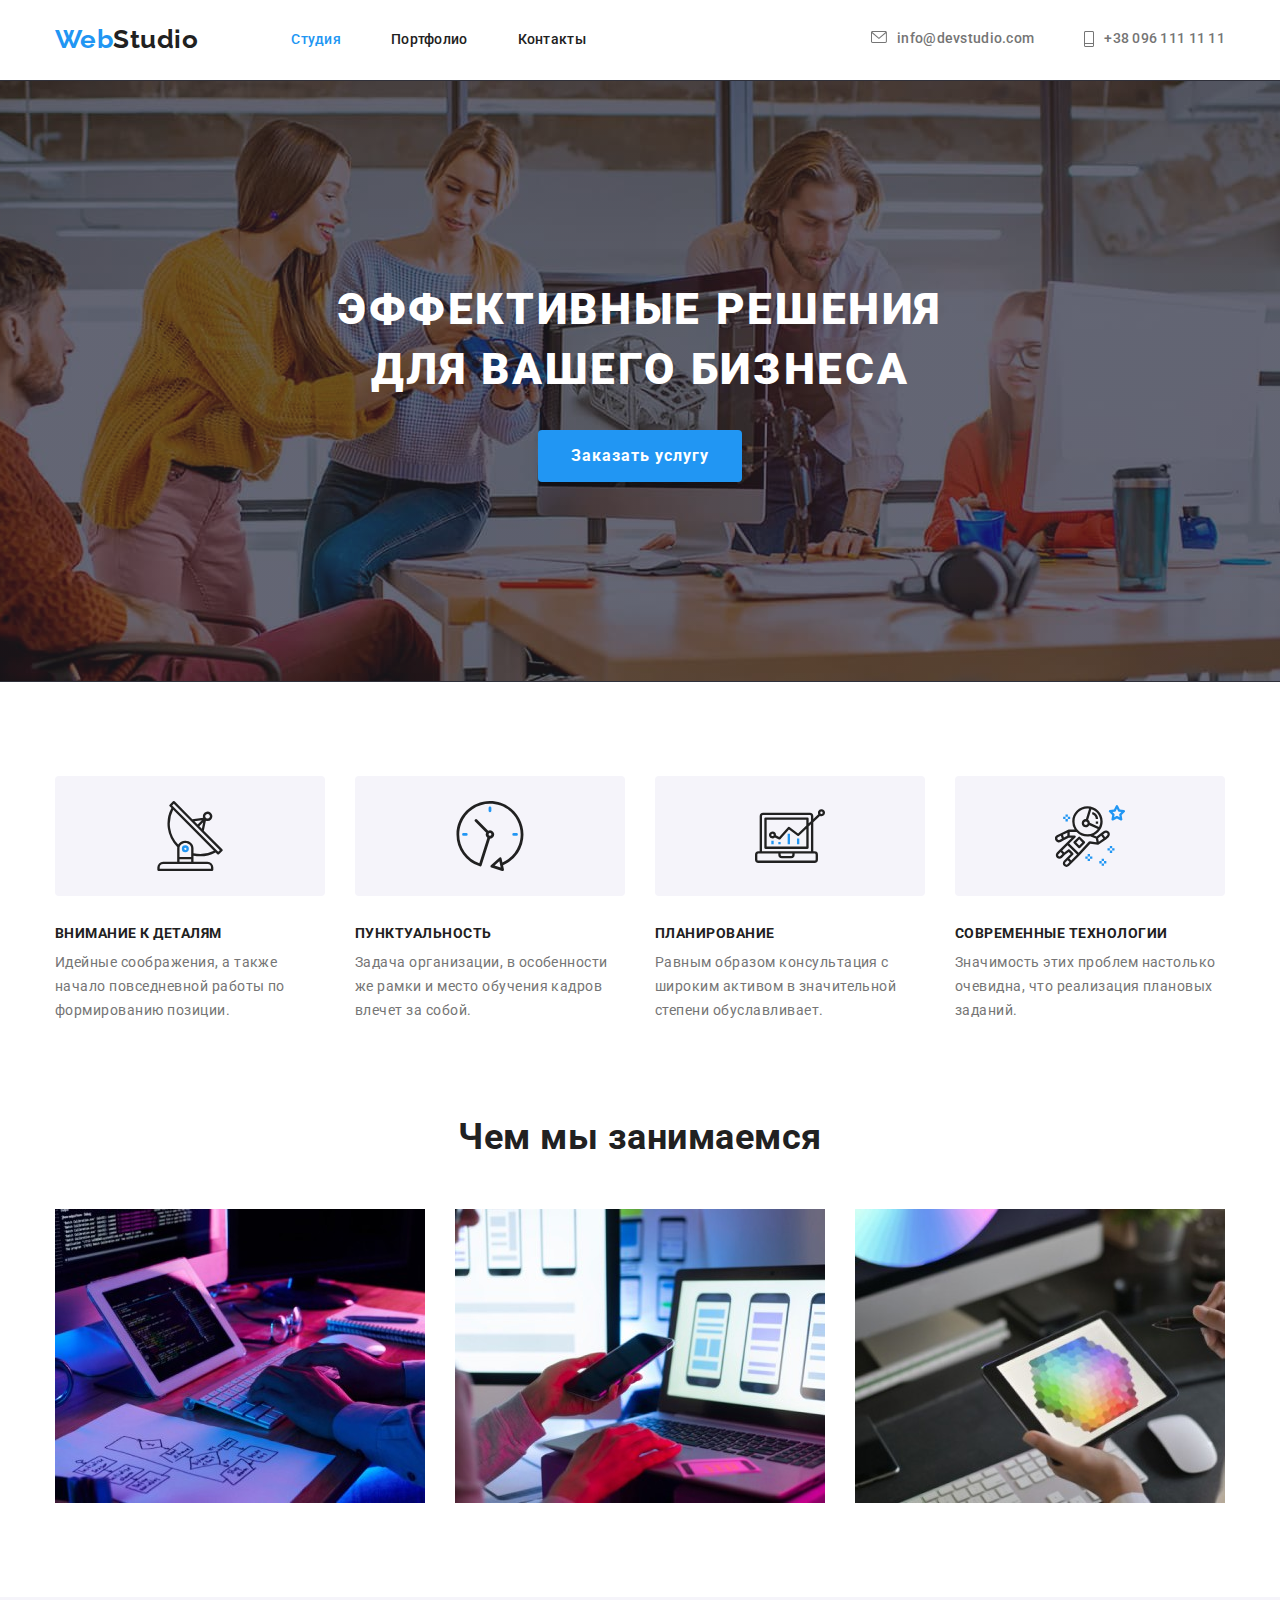
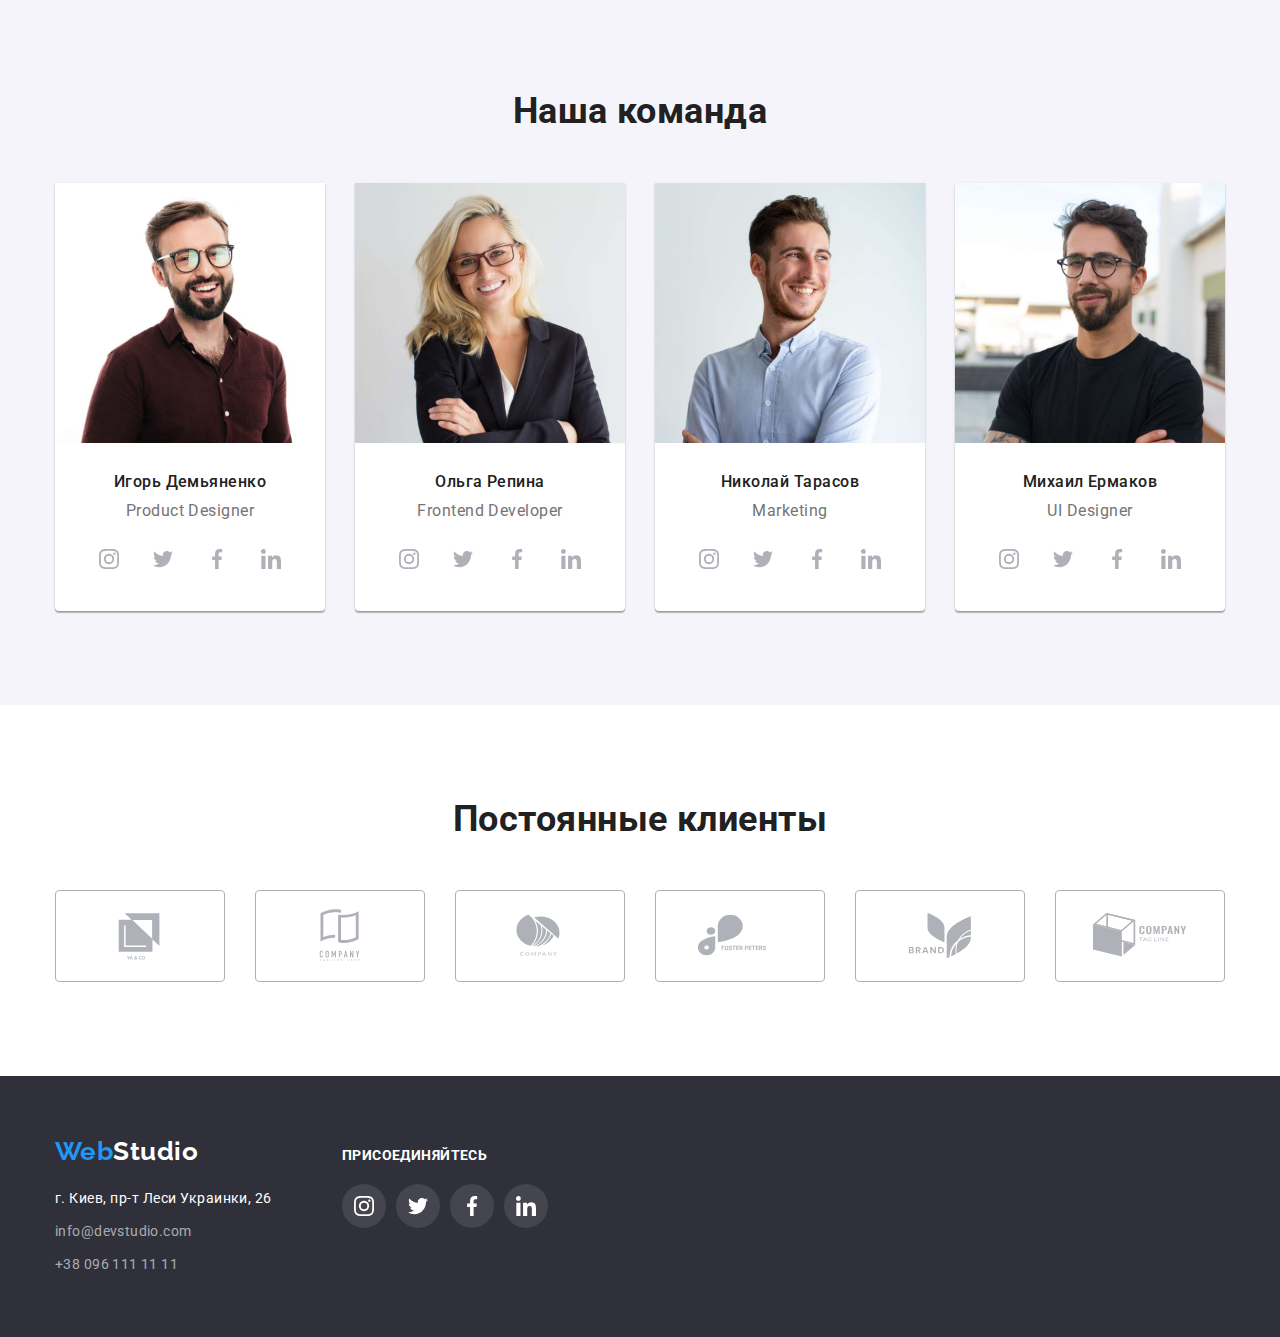
<file: index.html>
<!DOCTYPE html>
<html lang="en">

<head>
    <meta charset="UTF-8">
    <meta http-equiv="X-UA-Compatible" content="IE=edge">
    <meta name="viewport" content="width=device-width, initial-scale=1.0">
    <title>Web Studio</title>
    <link rel="preconnect" href="https://fonts.googleapis.com">
    <link rel="preconnect" href="https://fonts.gstatic.com" crossorigin>
    <link
        href="https://fonts.googleapis.com/css2?family=Raleway:wght@700&family=Roboto:wght@400;500;700;900&display=swap"
        rel="stylesheet">
    <link rel="stylesheet"
        href="https://cdnjs.cloudflare.com/ajax/libs/modern-normalize/1.1.0/modern-normalize.min.css">
    <link rel="stylesheet" href="./css/styles.css">
</head>

<body>
    <!-- Navigation -->
    <header class="header">
        <div class="container main-nav">
            <nav class="navigation">
                <a class="logo" href="./index.html">
                    <span class="title">Web</span>Studio
                </a>

                <ul class="site-nav">
                    <li class="item">
                        <a class="link current" href="./index.html">Студия</a>
                    </li>
                    <li class="item">
                        <a class="link" href="./portfolio.html">Портфолио</a>
                    </li>
                    <li class="item">
                        <a class="link" href="">Контакты</a>
                    </li>
                </ul>
            </nav>
            <!-- Contacts -->
            <div class="contacts-container">
                <ul class="contacts">
                    <li class="item">
                        <a class="link link-email" href="mailto:info@devstudio.com">
                            <svg class="contacts-icon" width="16" height="12">
                                <use href="./images/sprite/icons.svg#icon-envelope"></use>
                            </svg>
                            info@devstudio.com
                        </a>
                    </li>
                    <li class="item">
                        <a class="link link-tel" href="tel:380961111111">
                            <svg class="contacts-icon" width="10" height="16">
                                <use href="./images/sprite/icons.svg#icon-phone"></use>
                            </svg>
                            +38 096 111 11 11
                        </a>
                    </li>
                </ul>
            </div>
        </div>
    </header>
    <main>
        <!-- Hero Section -->
        <section class="hero">
            <div class="container">
                <h1 class="hero-title">Эффективные решения для вашего бизнеса</h1>
                <button type="button" class="button primary">Заказать услугу</button>
            </div>
        </section>
        <!-- Advantagies -->
        <section class="features">
            <div class="container">
                <ul class="feature-list">
                    <li class="item">
                        <div class="feature-thumb">
                            <svg width="70" height="70">
                                <use href="./images/sprite/icons.svg#icon-antenna"></use>
                            </svg>
                        </div>
                        <h3 class="title">Внимание к деталям</h3>
                        <p class="text">
                            Идейные соображения, а также начало повседневной работы по формированию позиции.
                        </p>
                    </li>
                    <li class="item">
                        <div class="feature-thumb">
                            <svg width="70" height="70">
                                <use href="./images/sprite/icons.svg#icon-clock"></use>
                            </svg>
                        </div>
                        <h3 class="title">Пунктуальность</h3>
                        <p class="text">
                            Задача организации, в особенности же рамки и место обучения кадров влечет за собой.
                        </p>
                    </li>
                    <li class="item">
                        <div class="feature-thumb">
                            <svg width="70" height="70">
                                <use href="./images/sprite/icons.svg#icon-diagram"></use>
                            </svg>
                        </div>
                        <h3 class="title">Планирование</h3>
                        <p class="text">
                            Равным образом консультация с широким активом в значительной степени обуславливает.
                        </p>
                    </li>
                    <li class="item">
                        <div class="feature-thumb">
                            <svg width="70" height="70">
                                <use href="./images/sprite/icons.svg#icon-astronaut"></use>
                            </svg>
                        </div>
                        <h3 class="title">Современные технологии</h3>
                        <p class="text">
                            Значимость этих проблем настолько очевидна, что реализация плановых заданий.
                        </p>
                    </li>
                </ul>
            </div>
        </section>
        <!-- Work examples -->
        <section class="examples">
            <div class="container">
                <h2 class="work-list-title">Чем мы занимаемся</h2>
                <ul class="work-examples">
                    <li>
                        <img class="work-pic" src="./images/placeholder.jpg" alt="laptop" width="370">
                    </li>
                    <li>
                        <img class="work-pic" src="./images/placeholder2.jpg" alt="phone" width="370">
                    </li>
                    <li>
                        <img class="work-pic" src="./images/placeholder3.jpg" alt="palette" width="370">
                    </li>
                </ul>
            </div>
        </section>
        <!-- Employees -->
        <section class="employees-list">
            <div class="container">
                <h2 class="title">Наша команда</h2>
                <ul class="employees">
                    <li class="item">
                        <img class="employee-pic" src="./images/employee1.jpg" alt="employee" width="270">
                        <h3 class="employee-name">Игорь Демьяненко</h3>
                        <p class="employee-position">Product Designer</p>
                        <ul class="socials">
                            <li class="socials-item">
                                <a class="link-socials" href="">
                                    <svg width="20" height="20">
                                        <use href="./images/sprite/icons.svg#icon-instagram"></use>
                                    </svg>
                                </a>
                            </li>
                            <li class="socials-item">
                                <a class="link-socials" href="">
                                    <svg width="20" height="20">
                                        <use href="./images/sprite/icons.svg#icon-twitter"></use>
                                    </svg>
                                </a>
                            </li>
                            <li class="socials-item">
                                <a class="link-socials" href="">
                                    <svg width="20" height="20">
                                        <use href="./images/sprite/icons.svg#icon-facebook"></use>
                                    </svg>
                                </a>
                            </li>
                            <li class="socials-item">
                                <a class="link-socials" href="">
                                    <svg width="20" height="20">
                                        <use href="./images/sprite/icons.svg#icon-linkedin"></use>
                                    </svg>
                                </a>
                            </li>
                        </ul>
                    </li>
                    <li class="item">
                        <img class="employee-pic" src="./images/emloyee2.jpg" alt="employee" width="270">
                        <h3 class="employee-name">Ольга Репина</h3>
                        <p class="employee-position">Frontend Developer</p>
                        <ul class="socials">
                            <li class="socials-item">
                                <a class="link-socials" href="">
                                    <svg width="20" height="20">
                                        <use href="./images/sprite/icons.svg#icon-instagram"></use>
                                    </svg>
                                </a>
                            </li>
                            <li class="socials-item">
                                <a class="link-socials" href="">
                                    <svg width="20" height="20">
                                        <use href="./images/sprite/icons.svg#icon-twitter"></use>
                                    </svg>
                                </a>
                            </li>
                            <li class="socials-item">
                                <a class="link-socials" href="">
                                    <svg width="20" height="20">
                                        <use href="./images/sprite/icons.svg#icon-facebook"></use>
                                    </svg>
                                </a>
                            </li>
                            <li class="socials-item">
                                <a class="link-socials" href="">
                                    <svg width="20" height="20">
                                        <use href="./images/sprite/icons.svg#icon-linkedin"></use>
                                    </svg>
                                </a>
                            </li>
                        </ul>
                    </li>
                    <li class="item">
                        <img class="employee-pic" src="./images/employee3.jpg" alt="employee" width="270">
                        <h3 class="employee-name">Николай Тарасов</h3>
                        <p class="employee-position">Marketing</p>
                        <ul class="socials">
                            <li class="socials-item">
                                <a class="link-socials" href="">
                                    <svg width="20" height="20">
                                        <use href="./images/sprite/icons.svg#icon-instagram"></use>
                                    </svg>
                                </a>
                            </li>
                            <li class="socials-item">
                                <a class="link-socials" href="">
                                    <svg width="20" height="20">
                                        <use href="./images/sprite/icons.svg#icon-twitter"></use>
                                    </svg>
                                </a>
                            </li>
                            <li class="socials-item">
                                <a class="link-socials" href="">
                                    <svg width="20" height="20">
                                        <use href="./images/sprite/icons.svg#icon-facebook"></use>
                                    </svg>
                                </a>
                            </li>
                            <li class="socials-item">
                                <a class="link-socials" href="">
                                    <svg width="20" height="20">
                                        <use href="./images/sprite/icons.svg#icon-linkedin"></use>
                                    </svg>
                                </a>
                            </li>
                        </ul>
                    </li>
                    <li class="item">
                        <img class="employee-pic" src="./images/employee4.jpg" alt="employee" width="270">
                        <h3 class="employee-name">Михаил Ермаков</h3>
                        <p class="employee-position">UI Designer</p>
                        <ul class="socials">
                            <li class="socials-item">
                                <a class="link-socials" href="">
                                    <svg width="20" height="20">
                                        <use href="./images/sprite/icons.svg#icon-instagram"></use>
                                    </svg>
                                </a>
                            </li>
                            <li class="socials-item">
                                <a class="link-socials" href="">
                                    <svg width="20" height="20">
                                        <use href="./images/sprite/icons.svg#icon-twitter"></use>
                                    </svg>
                                </a>
                            </li>
                            <li class="socials-item">
                                <a class="link-socials" href="">
                                    <svg width="20" height="20">
                                        <use href="./images/sprite/icons.svg#icon-facebook"></use>
                                    </svg>
                                </a>
                            </li>
                            <li class="socials-item">
                                <a class="link-socials" href="">
                                    <svg width="20" height="20">
                                        <use href="./images/sprite/icons.svg#icon-linkedin"></use>
                                    </svg>
                                </a>
                            </li>
                        </ul>
                    </li>
                </ul>
            </div>
        </section>
        <!-- Clients -->
        <section class="clients">
            <div class="container">
                <h2 class="clients-title">Постоянные клиенты</h2>
                <ul class="list-clients">
                    <li class="clients-item">
                        <a class="link-clients" href="">
                            <svg width="106" height="60">
                                <use href="./images/sprite/icons.svg#icon-client"></use>
                            </svg>
                        </a>
                    </li>
                    <li class="clients-item">
                        <a class="link-clients" href="">
                            <svg width="106" height="60">
                                <use href="./images/sprite/icons.svg#icon-client1"></use>
                            </svg>
                        </a>
                    </li>
                    <li class="clients-item">
                        <a class="link-clients" href="">
                            <svg width="106" height="60">
                                <use href="./images/sprite/icons.svg#icon-client2"></use>
                            </svg>
                        </a>
                    </li>
                    <li class="clients-item">
                        <a class="link-clients" href="">
                            <svg width="106" height="60">
                                <use href="./images/sprite/icons.svg#icon-client3"></use>
                            </svg>
                        </a>
                    </li>
                    <li class="clients-item">
                        <a class="link-clients" href="">
                            <svg width="106" height="60">
                                <use href="./images/sprite/icons.svg#icon-client4"></use>
                            </svg>
                        </a>
                    </li>
                    <li class="clients-item">
                        <a class="link-clients" href="">
                            <svg width="106" height="60">
                                <use href="./images/sprite/icons.svg#icon-client5"></use>
                            </svg>
                        </a>
                    </li>
                </ul>
            </div>
        </section>
    </main>
    <!-- Footer -->
    <footer class="footer">
        <div class="container footer-wrapper">
            <div class="address-wrapper">
                <a class="logo footer-logo" href="./index.html">
                    <span class="title">Web</span>Studio
                </a>
                <address>
                    <ul class="contacts footer-contacts">
                        <li class="location">
                            <p class="text">г. Киев, пр-т Леси Украинки, 26</p>
                        </li>
                        <li class="email">
                            <a class="link contacts-footer" href="mailto:info@devstudio.com">info@devstudio.com</a>
                        </li>
                        <li>
                            <a class="link contacts-footer" href="tel:380961111111">+38 096 111 11 11</a>
                        </li>
                    </ul>
                </address>
            </div>
            <div class="wrapper-socials">
                <p class="title-socials">присоединяйтесь</p>
                <ul class="socials">
                    <li class="socials-item">
                        <a class="link-socials bottom" href="">
                            <svg width="20" height="20">
                                <use href="./images/sprite/icons.svg#icon-instagram"></use>
                            </svg>
                        </a>
                    </li>
                    <li class="socials-item">
                        <a class="link-socials bottom" href="">
                            <svg width="20" height="20">
                                <use href="./images/sprite/icons.svg#icon-twitter"></use>
                            </svg>
                        </a>
                    </li>
                    <li class="socials-item">
                        <a class="link-socials bottom" href="">
                            <svg width="20" height="20">
                                <use href="./images/sprite/icons.svg#icon-facebook"></use>
                            </svg>
                        </a>
                    </li>
                    <li class="socials-item">
                        <a class="link-socials bottom" href="">
                            <svg width="20" height="20">
                                <use href="./images/sprite/icons.svg#icon-linkedin"></use>
                            </svg>
                        </a>
                    </li>
                </ul>
            </div>
        </div>
    </footer>
</body>

</html>
</file>
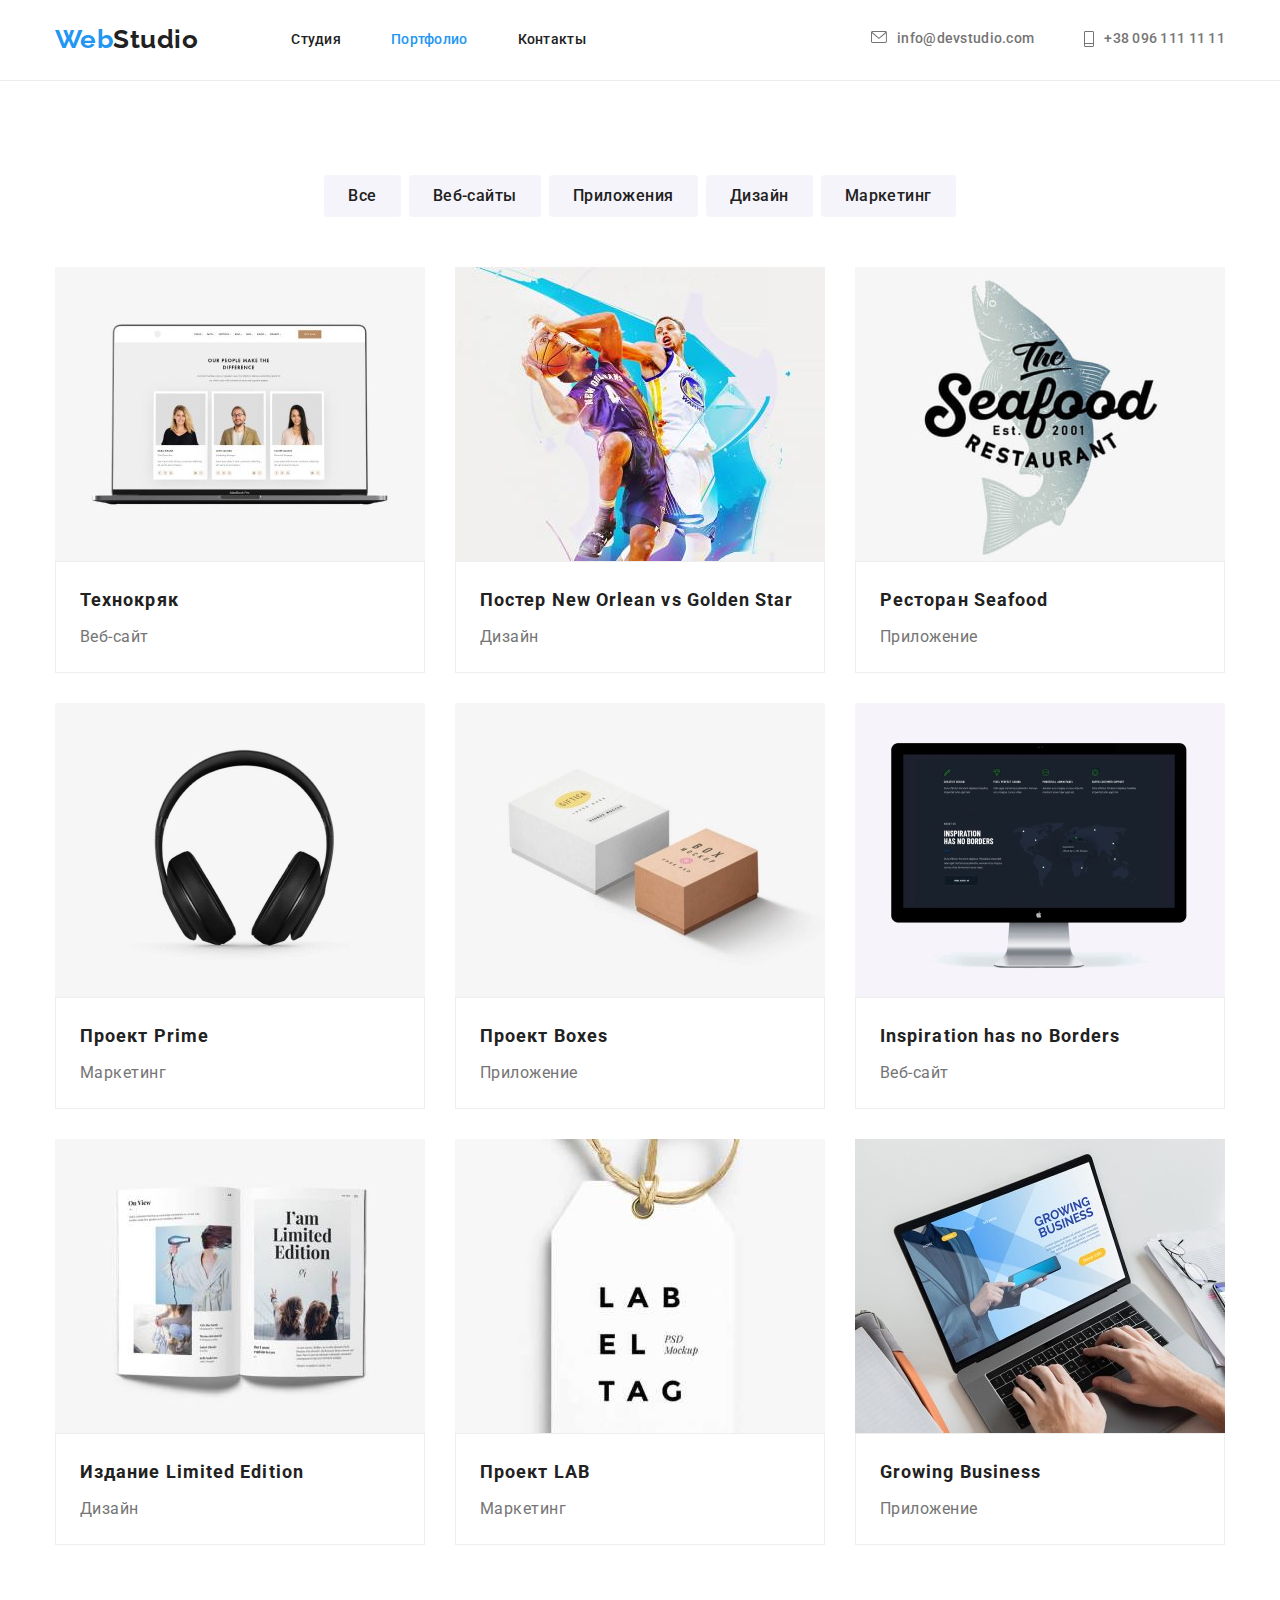
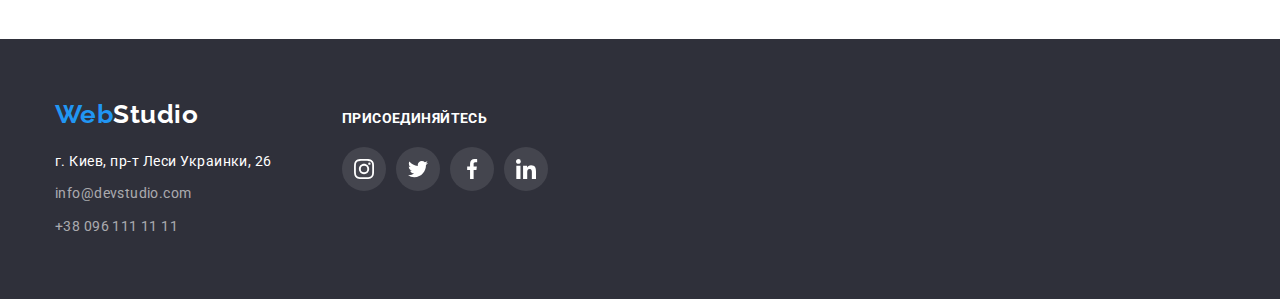
<file: portfolio.html>
<!DOCTYPE html>
<html lang="en">

<head>
    <meta charset="UTF-8">
    <meta http-equiv="X-UA-Compatible" content="IE=edge">
    <meta name="viewport" content="width=device-width, initial-scale=1.0">
    <title>Portfolio</title>
    <link rel="preconnect" href="https://fonts.googleapis.com">
    <link rel="preconnect" href="https://fonts.gstatic.com" crossorigin>
    <link
        href="https://fonts.googleapis.com/css2?family=Raleway:wght@700&family=Roboto:wght@400;500;700;900&display=swap"
        rel="stylesheet">
    <link rel="stylesheet"
        href="https://cdnjs.cloudflare.com/ajax/libs/modern-normalize/1.1.0/modern-normalize.min.css">
    <link rel="stylesheet" href="./css/styles.css">
</head>

<body>
    <!-- Navigation -->
    <header class="header nav-header">
        <div class="container main-nav">
            <nav class="navigation">
                <a class="logo" href="./index.html">
                    <span class="title">Web</span>Studio
                </a>

                <ul class="site-nav">
                    <li class="item">
                        <a class="link" href="./index.html">Студия</a>
                    </li>
                    <li class="item">
                        <a class="link current" href="./portfolio.html">Портфолио</a>
                    </li>
                    <li class="item">
                        <a class="link" href="">Контакты</a>
                    </li>
                </ul>
            </nav>
            <!-- Contacts -->
            <div class="contacts-container">
                <ul class="contacts">
                    <li class="item">
                        <a class="link link-email" href="mailto:info@devstudio.com">
                            <svg class="contacts-icon" width="16" height="12">
                                <use href="./images/sprite/icons.svg#icon-envelope"></use>
                            </svg>
                            info@devstudio.com
                        </a>
                    </li>
                    <li class="item">
                        <a class="link link-tel" href="tel:380961111111">
                            <svg class="contacts-icon" width="10" height="16">
                                <use href="./images/sprite/icons.svg#icon-phone"></use>
                            </svg>
                            +38 096 111 11 11
                        </a>
                    </li>
                </ul>
            </div>
        </div>
    </header>
    <div class="line"></div>
    <main>
        <!-- Main content -->
        <section class="portfolio-main">
            <div class="container">
                <!-- Filter of the main content -->
                <ul class="filters">
                    <li class="item">
                        <button class="tab" type="button">Все</button>
                    </li>
                    <li class="item">
                        <button class="tab" type="button">Веб-сайты</button>
                    </li>
                    <li class="item">
                        <button class="tab" type="button">Приложения</button>
                    </li>
                    <li class="item">
                        <button class="tab" type="button">Дизайн</button>
                    </li>
                    <li class="item">
                        <button class="tab" type="button">Маркетинг</button>
                    </li>
                </ul>
                <!-- Portfolio examples -->
                <ul class="portfolio-list">
                    <li class="item">
                        <a class="link" href="">
                            <img class="portfolio-img" src="./images/portfolio.jpg" alt="laptop" width="370">
                            <div class="wrap">
                                <h2 class="title">Технокряк</h2>
                                <p class="text">Веб-сайт</p>
                            </div>
                        </a>
                    </li>
                    <li class="item">
                        <a class="link" href="">
                            <img class="portfolio-img" src="./images/portfolio1.jpg" alt="basketball" width="370">
                            <div class="wrap">
                                <h2 class="title">Постер New Orlean vs Golden Star</h2>
                                <p class="text">Дизайн</p>
                            </div>
                        </a>
                    </li>
                    <li class="item">
                        <a class="link" href="">
                            <img class="portfolio-img" src="./images/portfolio2.jpg" alt="seafood-label" width="370">
                            <div class="wrap">
                                <h2 class="title">Ресторан Seafood</h2>
                                <p class="text">Приложение</p>
                            </div>
                        </a>
                    </li>
                    <li class="item">
                        <a class="link" href="">
                            <img class="portfolio-img" src="./images/portfolio3.jpg" alt="headphones" width="370">
                            <div class="wrap">
                                <h2 class="title">Проект Prime</h2>
                                <p class="text">Маркетинг</p>
                            </div>
                        </a>
                    </li>
                    <li class="item">
                        <a class="link" href="">
                            <img class="portfolio-img" src="./images/portfolio4.jpg" alt="boxes" width="370">
                            <div class="wrap">
                                <h2 class="title">Проект Boxes</h2>
                                <p class="text">Приложение</p>
                            </div>
                        </a>
                    </li>
                    <li class="item">
                        <a class="link" href="">
                            <img class="portfolio-img" src="./images/portfolio5.jpg" alt="screen" width="370">
                            <div class="wrap">
                                <h2 class="title">Inspiration has no Borders</h2>
                                <p class="text">Веб-сайт</p>
                            </div>
                        </a>
                    </li>
                    <li class="item">
                        <a class="link" href="">
                            <img class="portfolio-img" src="./images/portfolio6.jpg" alt="book" width="370">
                            <div class="wrap">
                                <h2 class="title">Издание Limited Edition</h2>
                                <p class="text">Дизайн</p>
                            </div>
                        </a>
                    </li>
                    <li class="item">
                        <a class="link" href="">
                            <img class="portfolio-img" src="./images/portfolio7.jpg" alt="keychain" width="370">
                            <div class="wrap">
                                <h2 class="title">Проект LAB</h2>
                                <p class="text">Маркетинг</p>
                            </div>
                        </a>
                    </li>
                    <li class="item">
                        <a class="link" href="">
                            <img class="portfolio-img" src="./images/portfolio8.jpg" alt="business-laptop" width="370">
                            <div class="wrap">
                                <h2 class="title">Growing Business</h2>
                                <p class="text">Приложение</p>
                            </div>
                        </a>
                    </li>
                </ul>
            </div>
        </section>
    </main>
    <!-- Footer -->
    <footer class="footer">
        <div class="container footer-wrapper">
            <div class="address-wrapper">
                <a class="logo footer-logo" href="./index.html">
                    <span class="title">Web</span>Studio
                </a>
                <address>
                    <ul class="contacts footer-contacts">
                        <li class="location">
                            <p class="text">г. Киев, пр-т Леси Украинки, 26</p>
                        </li>
                        <li class="email">
                            <a class="link contacts-footer" href="mailto:info@devstudio.com">info@devstudio.com</a>
                        </li>
                        <li>
                            <a class="link contacts-footer" href="tel:380961111111">+38 096 111 11 11</a>
                        </li>
                    </ul>
                </address>
            </div>
            <div class="wrapper-socials">
                <p class="title-socials">присоединяйтесь</p>
                <ul class="socials">
                    <li class="socials-item">
                        <a class="link-socials bottom" href="">
                            <svg width="20" height="20">
                                <use href="./images/sprite/icons.svg#icon-instagram"></use>
                            </svg>
                        </a>
                    </li>
                    <li class="socials-item">
                        <a class="link-socials bottom" href="">
                            <svg width="20" height="20">
                                <use href="./images/sprite/icons.svg#icon-twitter"></use>
                            </svg>
                        </a>
                    </li>
                    <li class="socials-item">
                        <a class="link-socials bottom" href="">
                            <svg width="20" height="20">
                                <use href="./images/sprite/icons.svg#icon-facebook"></use>
                            </svg>
                        </a>
                    </li>
                    <li class="socials-item">
                        <a class="link-socials bottom" href="">
                            <svg width="20" height="20">
                                <use href="./images/sprite/icons.svg#icon-linkedin"></use>
                            </svg>
                        </a>
                    </li>
                </ul>
            </div>
        </div>
    </footer>
</body>

</html>
</file>
<file: css/styles.css>
/* основной цвет текста #757575 */
/* вторичный цвет #212121 */
/* цвет фона #FFFFFF */
/* вторичный цвет фона #2F303A */
/* серый цвет фона для секции #F5F4FA */
/* акцент #2196F3 */

:root {
  --primary-text-color: #757575;
  --title-text-color: #212121;
  --accent-color: #2196f3;
  --primary-white-color: #ffffff;
  --secondary-bg-color: #f5f4fa;
}

body {
  margin: 0;
  background-color: var(--primary-bg-color);
  color: var(--primary-text-color);

  font-family: Roboto, sans-serif;
  letter-spacing: 0.03em;
}

ul {
  padding: 0;
  margin: 0;
  list-style: none;
}

.container {
  width: 1200px;
  margin: 0 auto;
  padding-left: 15px;
  padding-right: 15px;
  /* outline: 2px solid tomato; */
}

/* Logo */

.logo {
  font-family: Raleway, sans-serif;
  color: var(--title-text-color);
  text-decoration: none;

  font-weight: 700;
  font-size: 26px;
  line-height: 1.19;
}

.logo .title {
  color: var(--accent-color);
}

/*--------- Site navigation ---------*/

.header {
  padding-top: 24px;
  padding-bottom: 25px;
}

.nav-header {
  border-bottom: 1px solid rgba(236, 236, 236, 1);
}

.main-nav {
  display: flex;
  align-items: center;
}

.navigation {
  display: flex;
  align-items: center;
}

.site-nav {
  display: flex;
  align-items: center;
  margin-left: 93px;
}

.site-nav .item:not(:first-child) {
  margin-left: 50px;
}

.site-nav .link {
  color: var(--title-text-color);
  text-decoration: none;

  font-weight: 500;
  font-size: 14px;
  line-height: 1.14;
  letter-spacing: 0.02em;
}

.site-nav .link:hover,
.site-nav .link:focus {
  color: var(--accent-color);
}

.site-nav .link.current {
  color: var(--accent-color);
}

/*--------- Contacts ---------*/

.contacts-container {
  margin-left: auto;
}

.contacts-container .contacts {
  display: flex;
  align-items: center;
}

.contacts .item:not(:first-child) {
  margin-left: 50px;
}

.contacts-icon {
  margin-right: 10px;
}

.link-email {
  display: flex;
  align-items: baseline;
}

.link-tel {
  display: flex;
  align-items: center;
}

.contacts .link {
  color: var(--primary-text-color);
  fill: var(--primary-text-color);
  text-decoration: none;

  font-weight: 500;
  font-size: 14px;
  line-height: 1.14;
  letter-spacing: 0.02em;
}

.contacts .link:hover,
.contacts .link:focus {
  color: var(--accent-color);
  fill: var(--accent-color);
}

/*--------- Hero ---------*/

.hero {
  padding-top: 200px;
  padding-bottom: 200px;
  margin-left: auto;
  margin-right: auto;

  background-color: #2f303a;
  text-align: center;

  min-height: 600px;
  max-width: 1600px;

  background-image: linear-gradient(to right, rgba(47, 48, 58, 0.4), rgba(47, 48, 58, 0.4)),
    url('../images/bgpic.jpg');

  background-repeat: no-repeat;
  background-position: center;
}

.hero-title {
  margin-left: auto;
  margin-right: auto;
  margin-top: 0;
  margin-bottom: 30px;
  width: 696px;

  color: var(--primary-white-color);

  font-weight: 900;
  font-size: 44px;
  line-height: 1.36;
  letter-spacing: 0.06em;

  text-transform: uppercase;
}

/*--------- Button ---------*/

.button {
  margin-top: 0;
  margin-bottom: 0;

  border-radius: 4px;
  padding: 10px 32px;
  min-width: 200px;

  color: var(--primary-text-color);
  background-color: var(--primary-white-color);
  text-decoration: none;
  text-align: center;
  box-shadow: 0px 4px 4px rgba(0, 0, 0, 0.15);

  font-family: Roboto;
  font-weight: 700;
  font-size: 16px;
  line-height: 1.87;
  letter-spacing: 0.06em;
}

.button.primary {
  background-color: var(--accent-color);
  color: var(--primary-white-color);
  border: 1px solid transparent;
}

.button.primary:hover,
.button.primary:focus {
  background-color: var(--primary-white-color);
  color: var(--accent-color);
}

/*--------- Advantagies ---------*/

.features {
  padding-top: 94px;
}

.feature-list {
  display: flex;
  justify-content: space-between;
}

.feature-thumb {
  display: flex;
  justify-content: center;
  align-items: center;

  width: 270px;
  height: 120px;
  margin-bottom: 30px;

  border-radius: 4px;
  background-color: var(--secondary-bg-color);
}

.feature-list .item {
  width: 270px;
}

.feature-list .title {
  margin-top: 0;
  margin-bottom: 10px;
  color: var(--title-text-color);

  font-weight: 700;
  font-size: 14px;
  line-height: 1.14;

  text-transform: uppercase;
}

.feature-list .text {
  margin-top: 0;
  margin-bottom: 0;

  font-size: 14px;
  line-height: 1.71;
}

/*--------- Work examples ---------*/

.examples {
  padding-top: 94px;
  padding-bottom: 94px;
}

.work-examples {
  display: flex;
  justify-content: space-between;
}

.clients-title,
.work-list-title,
.employees-list .title {
  margin-top: 0;
  margin-bottom: 50px;
  color: var(--title-text-color);

  font-weight: 700;
  font-size: 36px;
  line-height: 1.16;

  text-align: center;
}

.work-pic {
  display: block;
}

/*--------- Employees ---------*/

.employees-list {
  padding-top: 94px;
  padding-bottom: 94px;
  background-color: rgba(245, 244, 250, 1);
}

.employees {
  display: flex;
}

.employees .item:not(:last-child) {
  margin-right: 30px;
}

.employees .item {
  background-color: #ffffff;
  border-radius: 0px 0px 4px 4px;
  box-shadow: 0px 1px 3px rgba(0, 0, 0, 0.12), 0px 1px 1px rgba(0, 0, 0, 0.14),
    0px 2px 1px rgba(0, 0, 0, 0.2);
  padding-bottom: 30px;
}

.employee-pic {
  display: block;
  margin-bottom: 30px;
}

.employee-name {
  margin-top: 0;
  margin-bottom: 10px;

  color: var(--title-text-color);

  font-weight: 500;
  font-size: 16px;
  line-height: 1.18;
  text-align: center;
}

.employee-position {
  margin-top: 0;
  margin-bottom: 16px;

  font-size: 16px;
  line-height: 1.18;

  text-align: center;
}

.socials {
  display: flex;
  justify-content: center;
}

.socials-item:not(:last-child) {
  margin-right: 10px;
}

.link-socials {
  display: flex;
  justify-content: center;
  align-items: center;

  width: 44px;
  height: 44px;

  border-radius: 50%;
  fill: #afb1b8;
}

.socials-item .link-socials:hover,
.socials-item .link-socials:focus {
  background-color: var(--accent-color);
  fill: var(--primary-white-color);
}

/*--------- Clients ---------*/

.clients {
  padding-top: 94px;
  padding-bottom: 94px;
}

.list-clients {
  display: flex;
  justify-content: center;
}

.clients-item:not(:last-child) {
  margin-right: 30px;
}

.link-clients {
  display: flex;
  justify-content: center;
  align-items: center;

  width: 170px;
  height: 92px;

  border: 1px solid #afb1b8;
  border-radius: 4px;
  fill: #afb1b8;
}

.link-clients:hover,
.link-clients:focus {
  border-color: var(--accent-color);
  fill: var(--accent-color);
}

/*--------- Footer styles ---------*/

.footer {
  padding-top: 60px;
  padding-bottom: 60px;

  background-color: #2f303a;
}

.footer-wrapper {
  display: flex;
  align-items: baseline;
}

.footer-logo {
  color: var(--primary-white-color);
  display: inline-block;
  margin-bottom: 20px;
}

.footer-contacts .location,
.footer-contacts .email {
  margin-top: 0;
  margin-bottom: 9px;
}

.footer .text {
  margin-top: 0;
  margin-bottom: 0;

  color: var(--primary-white-color);

  font-style: normal;
  font-size: 14px;
  line-height: 1.71;
}

.contacts .contacts-footer {
  text-decoration: none;

  font-style: normal;
  font-weight: 400;
  font-size: 14px;
  line-height: 1.71;
  letter-spacing: 0.03em;

  color: rgba(255, 255, 255, 0.6);
}

.address-wrapper {
  margin-right: 70px;
}

.title-socials {
  margin-top: 0;
  margin-bottom: 20px;

  font-weight: 700;
  font-size: 14px;
  line-height: 1.14;
  letter-spacing: 0.03em;
  text-transform: uppercase;
  color: #ffffff;
}

.link-socials.bottom {
  fill: var(--primary-white-color);
  background-color: rgba(255, 255, 255, 0.1);
}

/*--------- Portfolio Styles ---------*/

.portfolio-main {
  padding-top: 94px;
  padding-bottom: 94px;
}

.portfolio-list .title {
  color: var(--title-text-color);
}

.portfolio-list .text {
  color: var(--primary-text-color);
}

/*--------- Filters of the main content ---------*/

.filters {
  display: flex;
  justify-content: center;
  margin-bottom: 50px;
}

.filters .item:not(:last-child) {
  margin-right: 8px;
}

.filters .tab:hover,
.filters .tab:focus {
  background-color: var(--accent-color);
  color: var(--primary-white-color);
  box-shadow: 0px 3px 1px rgba(0, 0, 0, 0.1), 0px 1px 2px rgba(0, 0, 0, 0.08),
    0px 2px 2px rgba(0, 0, 0, 0.12);
}

.tab {
  background-color: #f5f4fa;
  color: var(--title-text-color);
  font-family: inherit;

  font-weight: 500;
  font-size: 16px;
  line-height: 1.62;
  letter-spacing: 0.03em;

  padding: 6px 22px;
  border-radius: 4px;
  border-color: transparent;
  cursor: pointer;
}

/*--------- Main content ---------*/

.portfolio-list {
  display: flex;
  flex-wrap: wrap;
}

.portfolio-list .item:not(:nth-child(3n + 3)) {
  margin-right: 30px;
}

.portfolio-list .item:hover,
.portfolio-list .item:focus {
  box-shadow: 0px 1px 1px rgba(0, 0, 0, 0.12), 0px 4px 4px rgba(0, 0, 0, 0.06),
    1px 4px 6px rgba(0, 0, 0, 0.16);
}

.portfolio-list .item:not(:nth-last-child(-n + 3)) {
  margin-bottom: 30px;
}

.portfolio-img {
  display: block;
}

.portfolio-list .link {
  text-decoration: none;
}

.portfolio-list .title {
  margin-top: 0;
  margin-bottom: 4px;

  font-weight: 700;
  font-size: 18px;
  line-height: 2;
  letter-spacing: 0.06em;
}

.portfolio-list .text {
  margin-top: 0;
  margin-bottom: 0;

  font-size: 16px;
  line-height: 1.87;
}

.link .wrap {
  border: 1px solid rgba(238, 238, 238, 1);
  padding: 20px 24px;
}
</file>
